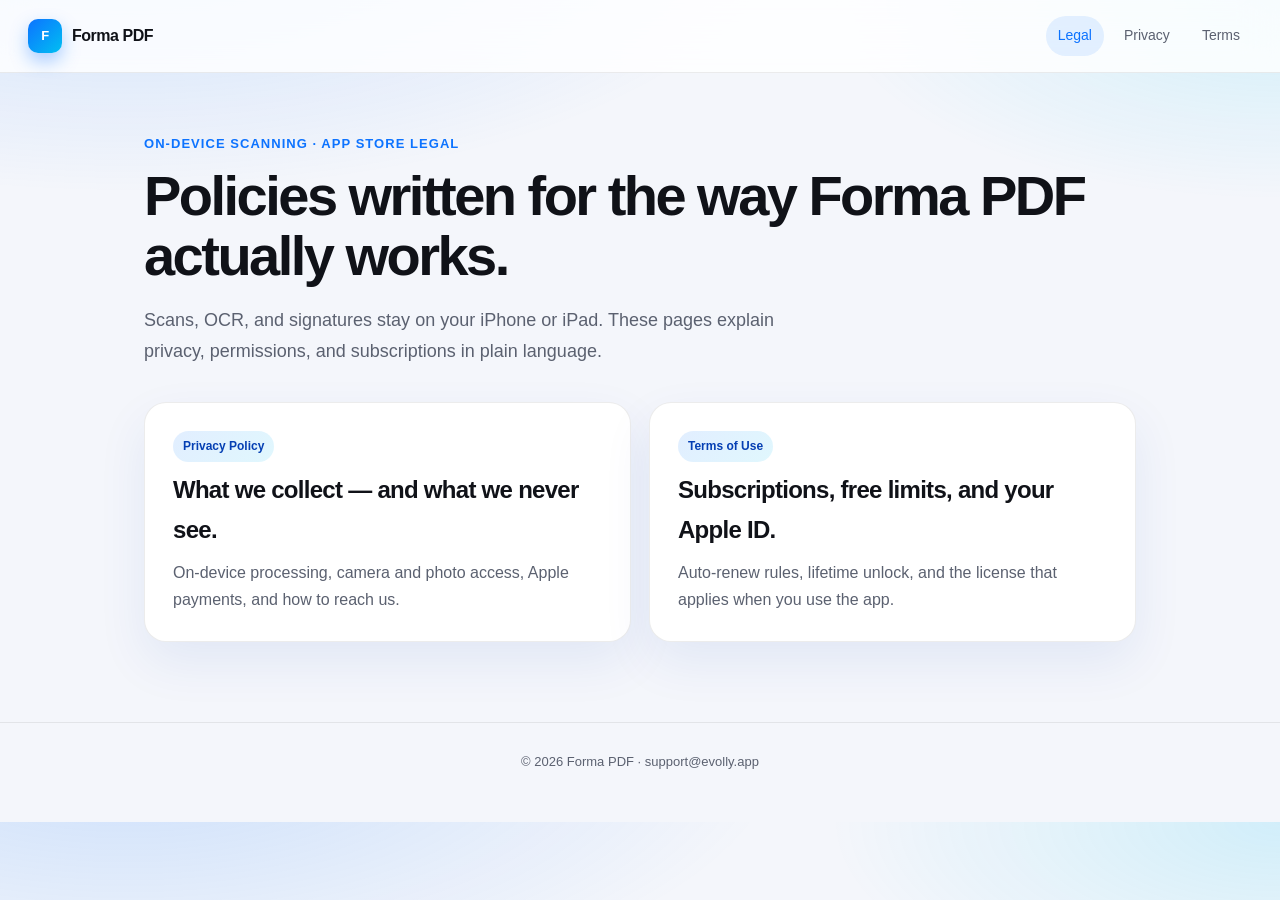
<file: index.html>
<!DOCTYPE html>
<html lang="en">
<head>
  <meta charset="UTF-8">
  <meta name="viewport" content="width=device-width, initial-scale=1.0">
  <title>Forma PDF Legal</title>
  <link rel="stylesheet" href="styles.css">
</head>
<body>
  <header class="nav">
    <a class="brand" href="index.html"><span class="mark">F</span> Forma PDF</a>
    <nav class="nav-links">
      <a class="active" href="index.html">Legal</a>
      <a href="privacy.html">Privacy</a>
      <a href="terms.html">Terms</a>
    </nav>
  </header>

  <main class="hero">
    <div class="kicker">On-device scanning · App Store legal</div>
    <h1>Policies written for the way Forma PDF actually works.</h1>
    <p class="lede">Scans, OCR, and signatures stay on your iPhone or iPad. These pages explain privacy, permissions, and subscriptions in plain language.</p>
    <div class="cards">
      <a class="card" href="privacy.html">
        <span class="chip">Privacy Policy</span>
        <h2>What we collect — and what we never see.</h2>
        <p>On-device processing, camera and photo access, Apple payments, and how to reach us.</p>
      </a>
      <a class="card" href="terms.html">
        <span class="chip">Terms of Use</span>
        <h2>Subscriptions, free limits, and your Apple ID.</h2>
        <p>Auto-renew rules, lifetime unlock, and the license that applies when you use the app.</p>
      </a>
    </div>
  </main>

  <footer class="footer">© 2026 Forma PDF · support@evolly.app</footer>
</body>
</html>
</file>
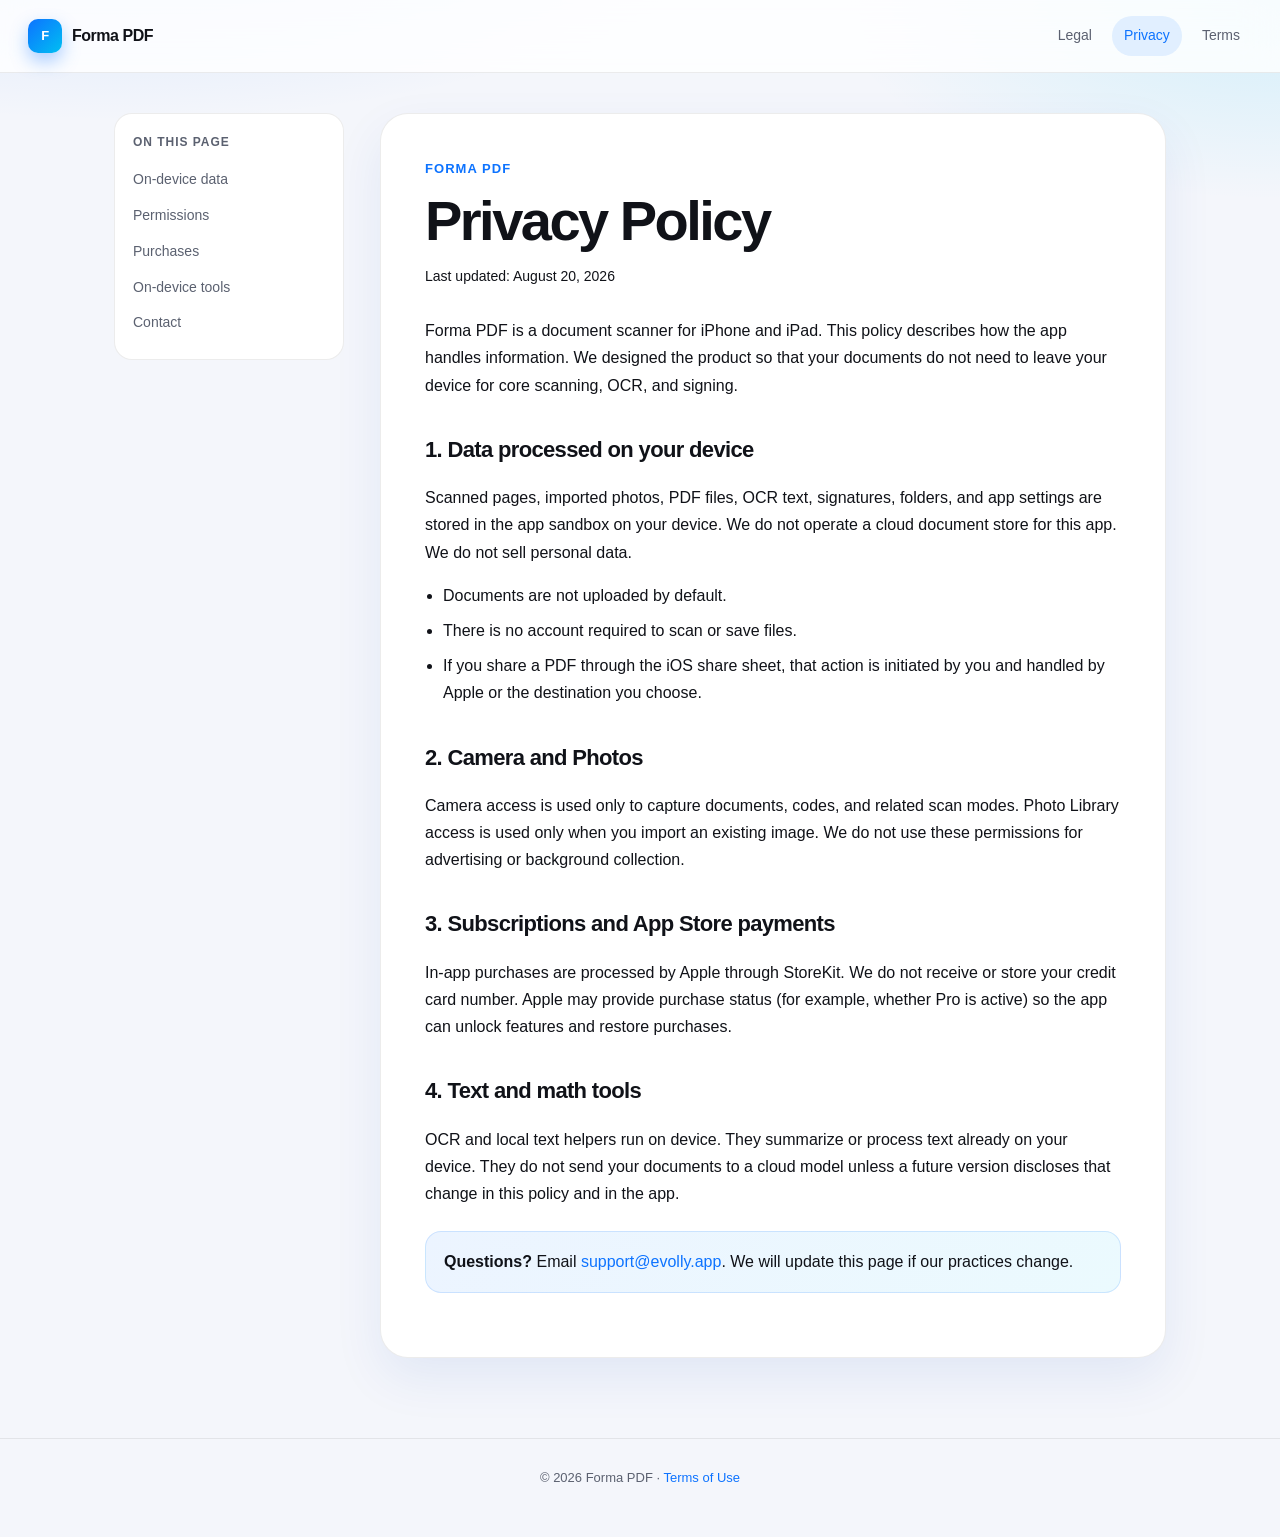
<file: privacy.html>
<!DOCTYPE html>
<html lang="en">
<head>
  <meta charset="UTF-8">
  <meta name="viewport" content="width=device-width, initial-scale=1.0">
  <title>Privacy Policy · Forma PDF</title>
  <link rel="stylesheet" href="styles.css">
</head>
<body>
  <header class="nav">
    <a class="brand" href="index.html"><span class="mark">F</span> Forma PDF</a>
    <nav class="nav-links">
      <a href="index.html">Legal</a>
      <a class="active" href="privacy.html">Privacy</a>
      <a href="terms.html">Terms</a>
    </nav>
  </header>

  <div class="doc-layout">
    <aside class="toc">
      <h3>On this page</h3>
      <a href="#local">On-device data</a>
      <a href="#permissions">Permissions</a>
      <a href="#purchases">Purchases</a>
      <a href="#ai">On-device tools</a>
      <a href="#contact">Contact</a>
    </aside>
    <article class="paper">
      <div class="kicker">Forma PDF</div>
      <h1>Privacy Policy</h1>
      <p class="meta">Last updated: August 20, 2026</p>

      <p>Forma PDF is a document scanner for iPhone and iPad. This policy describes how the app handles information. We designed the product so that your documents do not need to leave your device for core scanning, OCR, and signing.</p>

      <h2 id="local">1. Data processed on your device</h2>
      <p>Scanned pages, imported photos, PDF files, OCR text, signatures, folders, and app settings are stored in the app sandbox on your device. We do not operate a cloud document store for this app. We do not sell personal data.</p>
      <ul>
        <li>Documents are not uploaded by default.</li>
        <li>There is no account required to scan or save files.</li>
        <li>If you share a PDF through the iOS share sheet, that action is initiated by you and handled by Apple or the destination you choose.</li>
      </ul>

      <h2 id="permissions">2. Camera and Photos</h2>
      <p>Camera access is used only to capture documents, codes, and related scan modes. Photo Library access is used only when you import an existing image. We do not use these permissions for advertising or background collection.</p>

      <h2 id="purchases">3. Subscriptions and App Store payments</h2>
      <p>In-app purchases are processed by Apple through StoreKit. We do not receive or store your credit card number. Apple may provide purchase status (for example, whether Pro is active) so the app can unlock features and restore purchases.</p>

      <h2 id="ai">4. Text and math tools</h2>
      <p>OCR and local text helpers run on device. They summarize or process text already on your device. They do not send your documents to a cloud model unless a future version discloses that change in this policy and in the app.</p>

      <div class="note" id="contact">
        <strong>Questions?</strong> Email <a href="mailto:support@evolly.app">support@evolly.app</a>. We will update this page if our practices change.
      </div>
    </article>
  </div>

  <footer class="footer">© 2026 Forma PDF · <a href="terms.html">Terms of Use</a></footer>
</body>
</html>
</file>
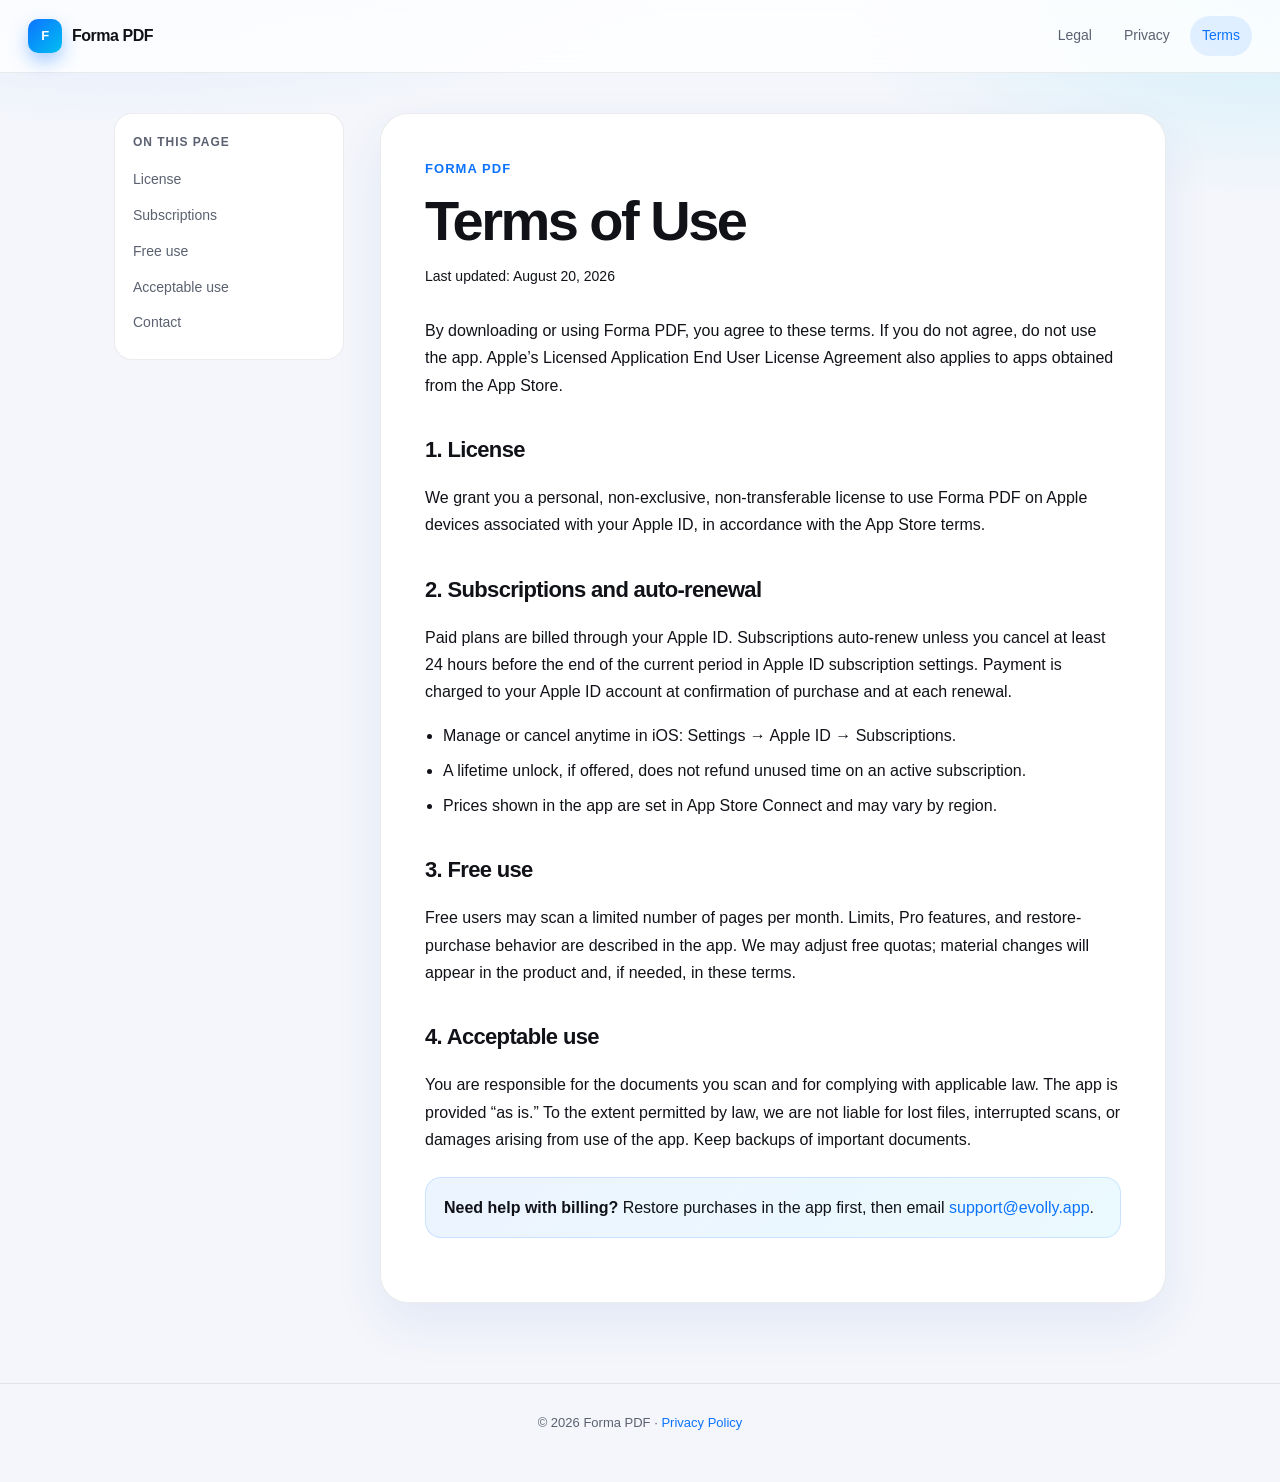
<file: terms.html>
<!DOCTYPE html>
<html lang="en">
<head>
  <meta charset="UTF-8">
  <meta name="viewport" content="width=device-width, initial-scale=1.0">
  <title>Terms of Use · Forma PDF</title>
  <link rel="stylesheet" href="styles.css">
</head>
<body>
  <header class="nav">
    <a class="brand" href="index.html"><span class="mark">F</span> Forma PDF</a>
    <nav class="nav-links">
      <a href="index.html">Legal</a>
      <a href="privacy.html">Privacy</a>
      <a class="active" href="terms.html">Terms</a>
    </nav>
  </header>

  <div class="doc-layout">
    <aside class="toc">
      <h3>On this page</h3>
      <a href="#license">License</a>
      <a href="#subs">Subscriptions</a>
      <a href="#free">Free use</a>
      <a href="#acceptable">Acceptable use</a>
      <a href="#contact">Contact</a>
    </aside>
    <article class="paper">
      <div class="kicker">Forma PDF</div>
      <h1>Terms of Use</h1>
      <p class="meta">Last updated: August 20, 2026</p>

      <p>By downloading or using Forma PDF, you agree to these terms. If you do not agree, do not use the app. Apple’s Licensed Application End User License Agreement also applies to apps obtained from the App Store.</p>

      <h2 id="license">1. License</h2>
      <p>We grant you a personal, non-exclusive, non-transferable license to use Forma PDF on Apple devices associated with your Apple ID, in accordance with the App Store terms.</p>

      <h2 id="subs">2. Subscriptions and auto-renewal</h2>
      <p>Paid plans are billed through your Apple ID. Subscriptions auto-renew unless you cancel at least 24 hours before the end of the current period in Apple ID subscription settings. Payment is charged to your Apple ID account at confirmation of purchase and at each renewal.</p>
      <ul>
        <li>Manage or cancel anytime in iOS: Settings → Apple ID → Subscriptions.</li>
        <li>A lifetime unlock, if offered, does not refund unused time on an active subscription.</li>
        <li>Prices shown in the app are set in App Store Connect and may vary by region.</li>
      </ul>

      <h2 id="free">3. Free use</h2>
      <p>Free users may scan a limited number of pages per month. Limits, Pro features, and restore-purchase behavior are described in the app. We may adjust free quotas; material changes will appear in the product and, if needed, in these terms.</p>

      <h2 id="acceptable">4. Acceptable use</h2>
      <p>You are responsible for the documents you scan and for complying with applicable law. The app is provided “as is.” To the extent permitted by law, we are not liable for lost files, interrupted scans, or damages arising from use of the app. Keep backups of important documents.</p>

      <div class="note" id="contact">
        <strong>Need help with billing?</strong> Restore purchases in the app first, then email <a href="mailto:support@evolly.app">support@evolly.app</a>.
      </div>
    </article>
  </div>

  <footer class="footer">© 2026 Forma PDF · <a href="privacy.html">Privacy Policy</a></footer>
</body>
</html>
</file>
<file: styles.css>
:root {
  color-scheme: light dark;
  --blue: #0d73ff;
  --blue-deep: #053fb3;
  --cyan: #00bff2;
  --ink: #101218;
  --muted: #5b6170;
  --line: rgba(16, 18, 24, 0.08);
  --bg: #f4f6fb;
  --paper: #ffffff;
  --nav: rgba(255, 255, 255, 0.82);
  --shadow: 0 20px 50px rgba(13, 63, 179, 0.08);
  --radius: 22px;
}

@media (prefers-color-scheme: dark) {
  :root {
    --ink: #f3f5fb;
    --muted: #a8b0c2;
    --line: rgba(255, 255, 255, 0.1);
    --bg: #0b0d14;
    --paper: #151822;
    --nav: rgba(11, 13, 20, 0.78);
    --shadow: 0 24px 60px rgba(0, 0, 0, 0.35);
  }
}

* { box-sizing: border-box; }
html { scroll-behavior: smooth; }
body {
  margin: 0;
  font-family: "SF Pro Display", -apple-system, BlinkMacSystemFont, "Segoe UI", sans-serif;
  background:
    radial-gradient(1200px 500px at 10% -10%, rgba(13, 115, 255, 0.18), transparent 55%),
    radial-gradient(900px 400px at 100% 0%, rgba(0, 191, 242, 0.14), transparent 50%),
    var(--bg);
  color: var(--ink);
  line-height: 1.7;
}

a { color: var(--blue); text-decoration: none; }
a:hover { text-decoration: underline; }

.nav {
  position: sticky;
  top: 0;
  z-index: 10;
  display: flex;
  align-items: center;
  justify-content: space-between;
  gap: 16px;
  padding: 16px 28px;
  backdrop-filter: blur(18px);
  background: var(--nav);
  border-bottom: 1px solid var(--line);
}
.brand {
  display: flex;
  align-items: center;
  gap: 10px;
  color: var(--ink);
  font-weight: 720;
  letter-spacing: -0.03em;
  text-decoration: none;
}
.mark {
  width: 34px;
  height: 34px;
  border-radius: 10px;
  background: linear-gradient(135deg, var(--blue), var(--cyan));
  color: white;
  display: grid;
  place-items: center;
  font-size: 13px;
  font-weight: 800;
  box-shadow: 0 8px 18px rgba(13, 115, 255, 0.35);
}
.nav-links { display: flex; gap: 8px; }
.nav-links a {
  color: var(--muted);
  text-decoration: none;
  padding: 8px 12px;
  border-radius: 999px;
  font-size: 14px;
}
.nav-links a:hover, .nav-links a.active {
  background: rgba(13, 115, 255, 0.1);
  color: var(--blue);
  text-decoration: none;
}

.hero, .wrap { max-width: 1040px; margin: 0 auto; padding: 56px 24px 80px; }
.kicker {
  display: inline-flex;
  align-items: center;
  gap: 8px;
  color: var(--blue);
  font-size: 13px;
  font-weight: 700;
  letter-spacing: 0.08em;
  text-transform: uppercase;
}
h1 {
  margin: 10px 0 12px;
  font-size: clamp(36px, 5vw, 56px);
  letter-spacing: -0.045em;
  line-height: 1.08;
}
.lede { color: var(--muted); font-size: 18px; max-width: 640px; }

.cards {
  display: grid;
  grid-template-columns: repeat(2, minmax(0, 1fr));
  gap: 18px;
  margin-top: 36px;
}
.card {
  background: var(--paper);
  border: 1px solid var(--line);
  border-radius: var(--radius);
  padding: 28px;
  box-shadow: var(--shadow);
  text-decoration: none;
  color: inherit;
  display: block;
  transition: transform .2s ease, box-shadow .2s ease;
}
.card:hover {
  transform: translateY(-4px);
  box-shadow: 0 28px 60px rgba(13, 63, 179, 0.14);
  text-decoration: none;
}
.card h2 { margin: 8px 0 8px; font-size: 24px; letter-spacing: -0.03em; }
.card p { margin: 0; color: var(--muted); }
.chip {
  display: inline-block;
  padding: 5px 10px;
  border-radius: 999px;
  background: linear-gradient(135deg, rgba(13,115,255,.12), rgba(0,191,242,.12));
  color: var(--blue-deep);
  font-size: 12px;
  font-weight: 700;
}
@media (prefers-color-scheme: dark) {
  .chip { color: #9fd4ff; }
}

.doc-layout {
  max-width: 1100px;
  margin: 0 auto;
  padding: 40px 24px 80px;
  display: grid;
  grid-template-columns: 230px minmax(0, 1fr);
  gap: 36px;
}
.toc {
  position: sticky;
  top: 92px;
  align-self: start;
  background: var(--paper);
  border: 1px solid var(--line);
  border-radius: 18px;
  padding: 18px;
}
.toc h3 { margin: 0 0 10px; font-size: 12px; letter-spacing: .08em; text-transform: uppercase; color: var(--muted); }
.toc a { display: block; color: var(--muted); padding: 6px 0; font-size: 14px; text-decoration: none; }
.toc a:hover { color: var(--blue); }

.paper {
  background: var(--paper);
  border: 1px solid var(--line);
  border-radius: 28px;
  padding: 40px 44px;
  box-shadow: var(--shadow);
}
.meta { color: var(--muted); font-size: 14px; margin-bottom: 28px; }
h2 {
  font-size: 22px;
  letter-spacing: -0.03em;
  margin: 32px 0 10px;
}
.paper p { color: var(--ink); }
.paper ul { padding-left: 18px; color: var(--ink); }
.paper li { margin: 8px 0; }
.note {
  margin: 24px 0;
  padding: 16px 18px;
  border-radius: 16px;
  background: linear-gradient(135deg, rgba(13,115,255,.08), rgba(0,191,242,.08));
  border: 1px solid rgba(13,115,255,.15);
}

.footer {
  border-top: 1px solid var(--line);
  color: var(--muted);
  text-align: center;
  padding: 28px 16px 48px;
  font-size: 13px;
}

@media (max-width: 860px) {
  .cards, .doc-layout { grid-template-columns: 1fr; }
  .toc { position: static; }
  .paper { padding: 28px 22px; }
  .nav { padding: 14px 16px; }
}
</file>
